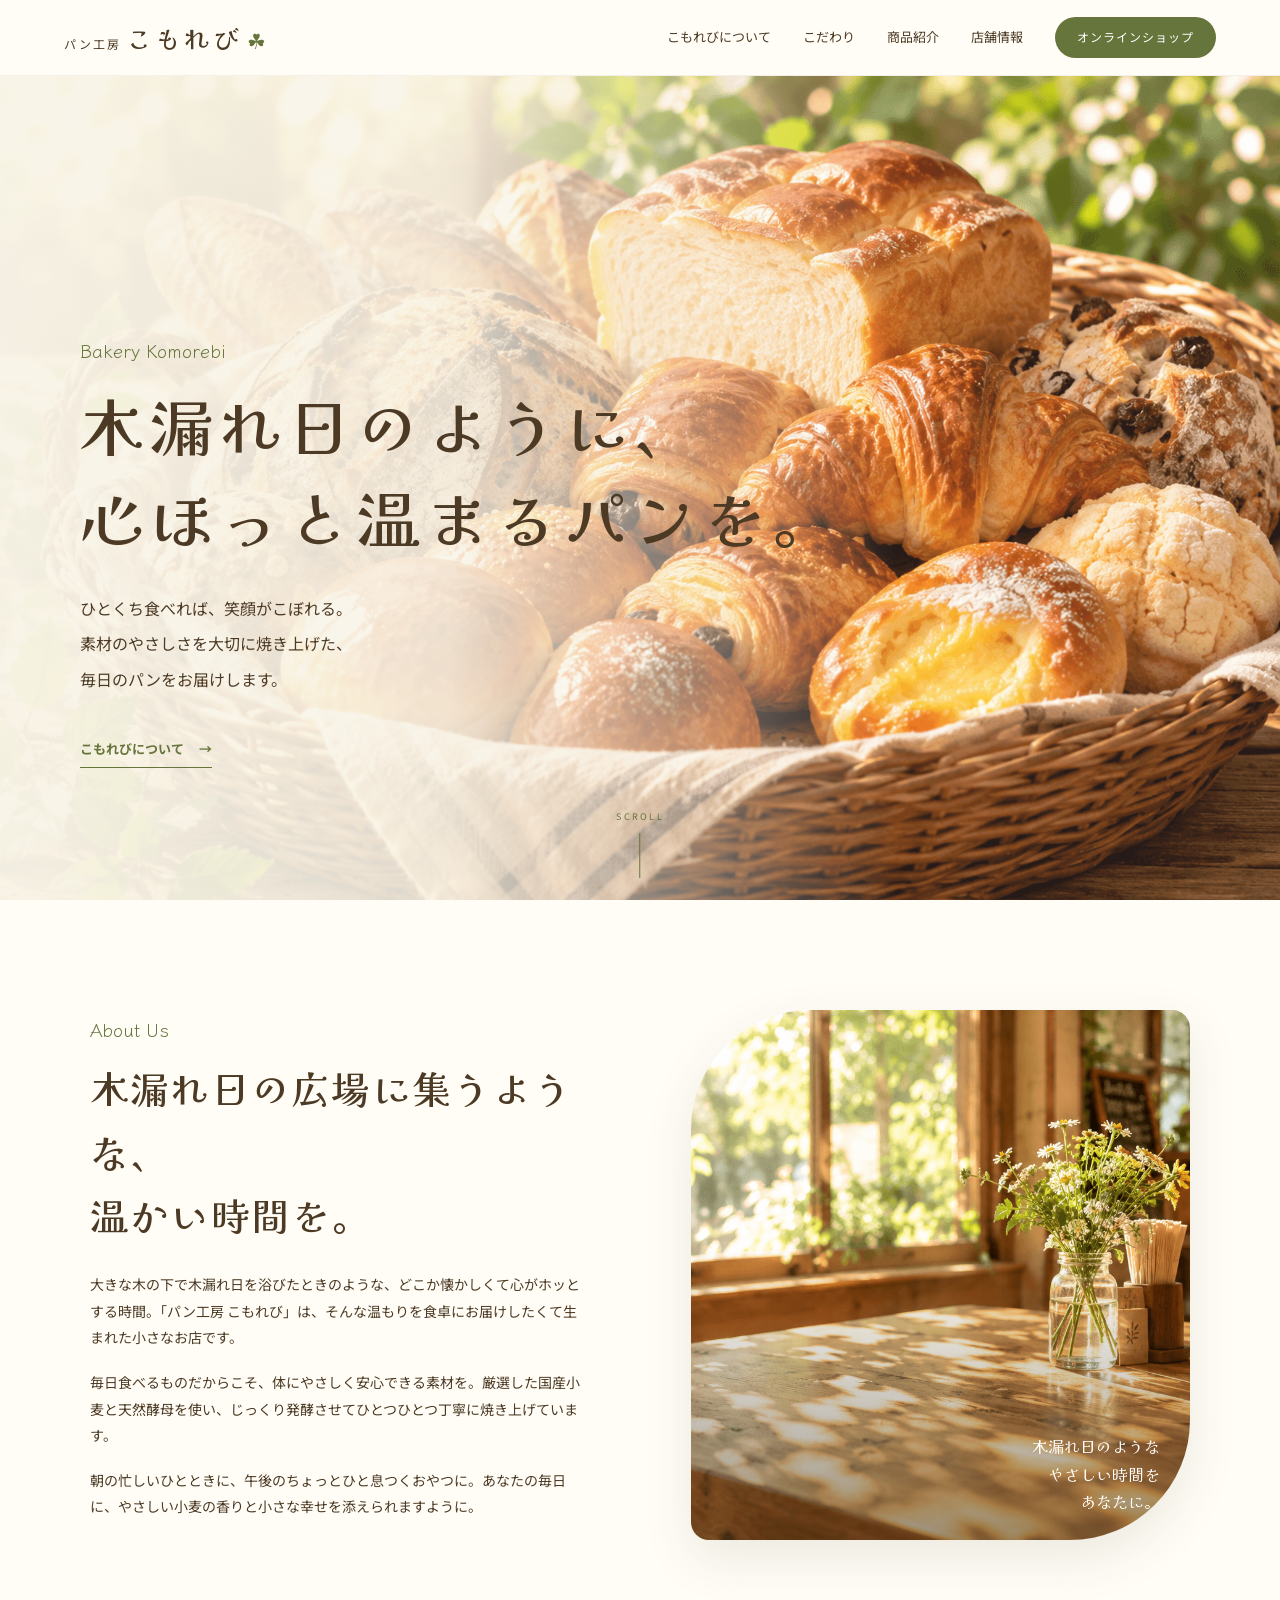
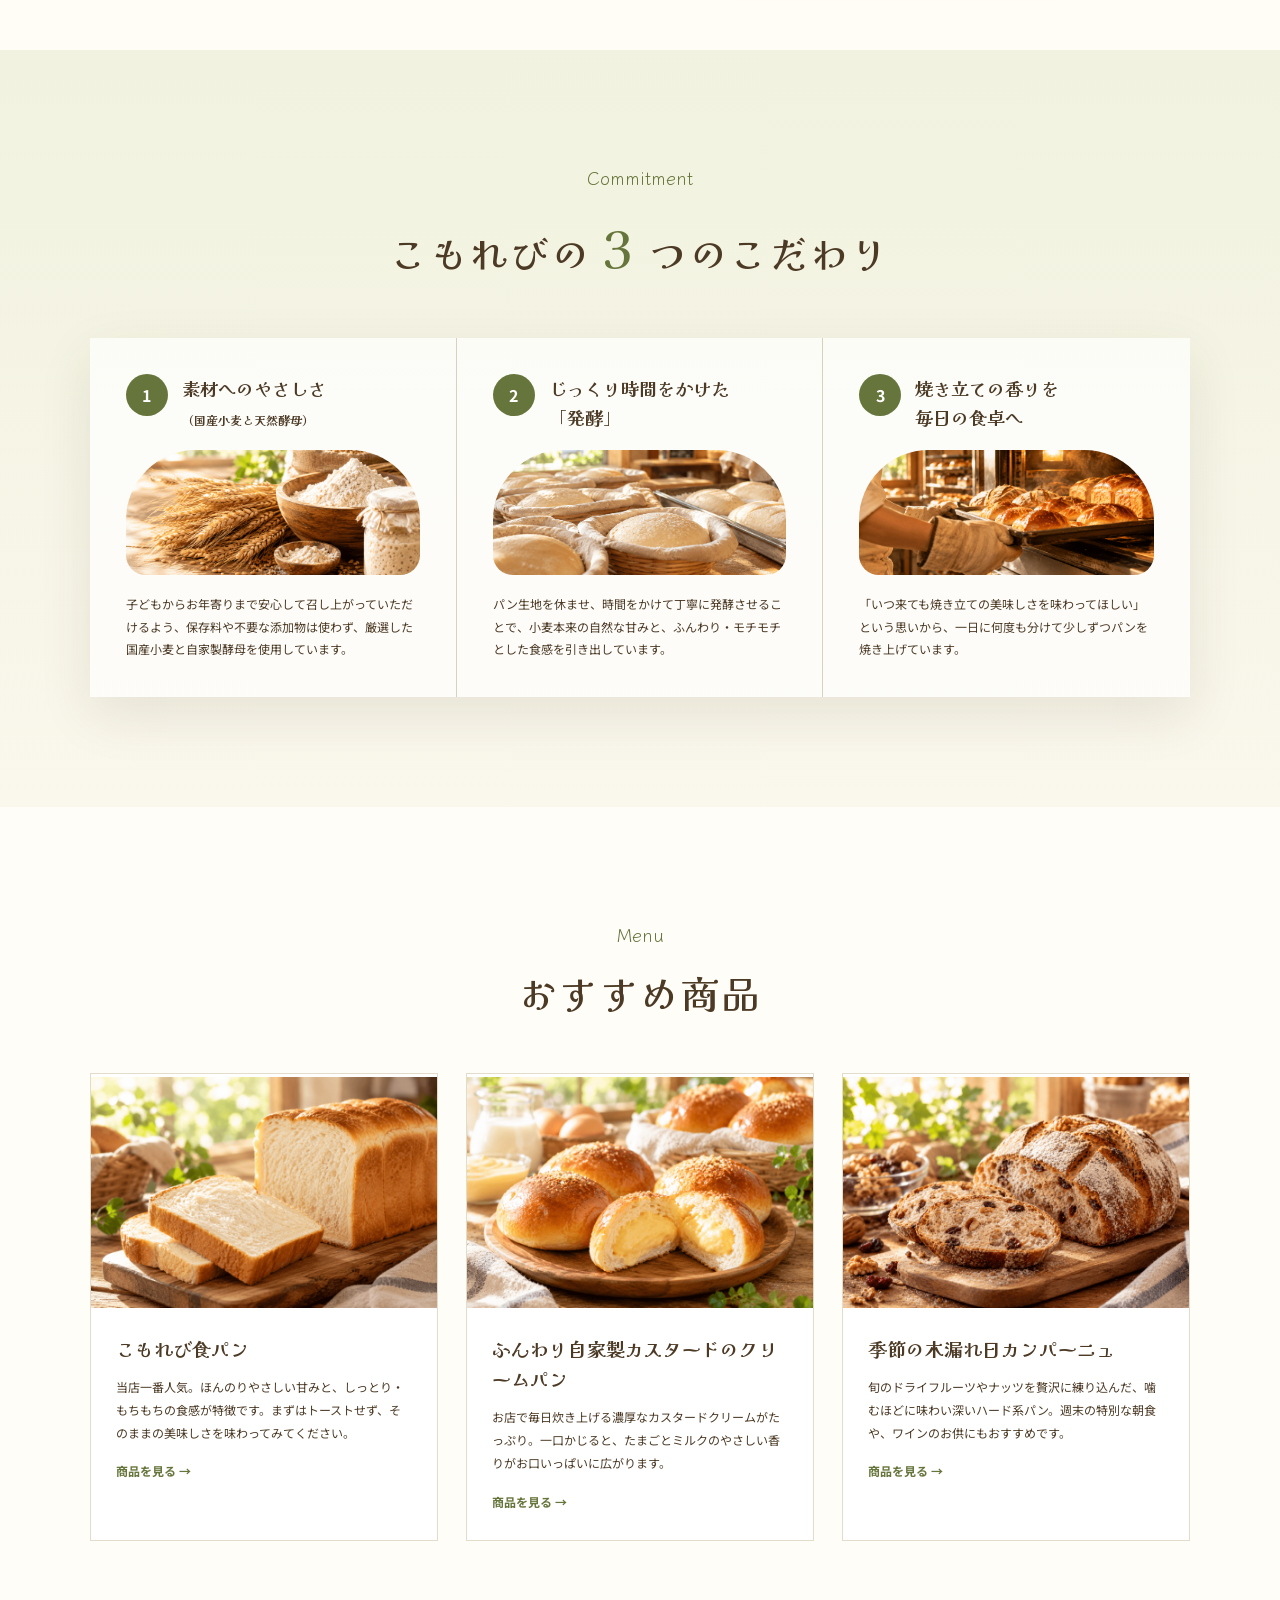
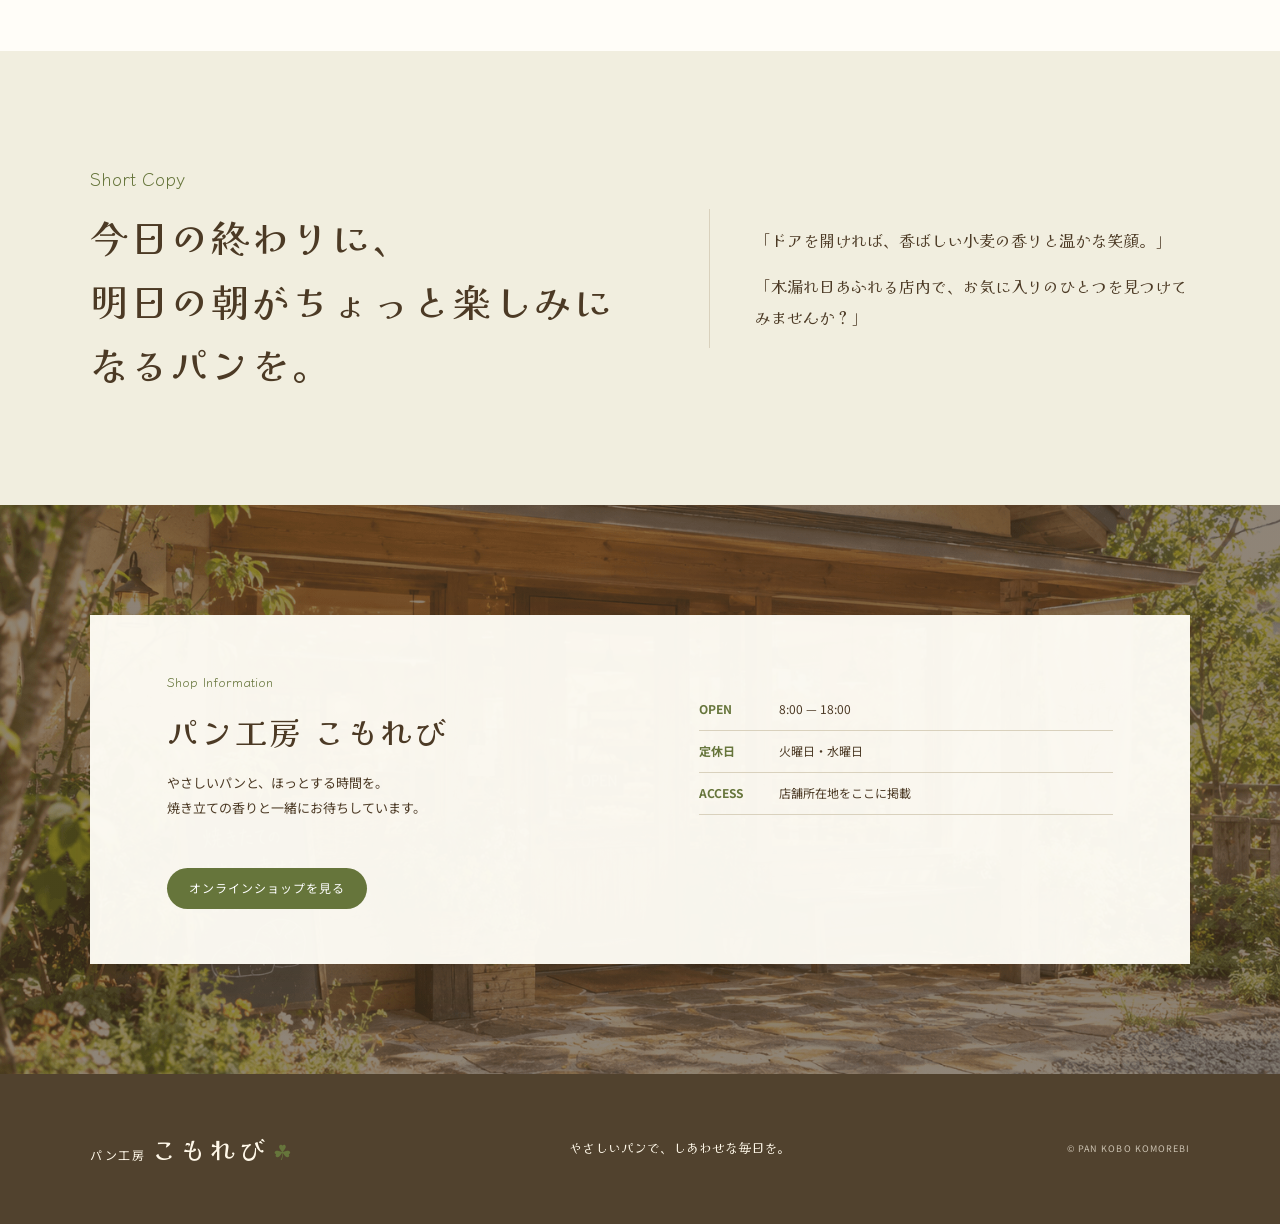
<file: index.html>
<!DOCTYPE html>
<html lang="ja">
<head>
  <meta charset="UTF-8">
  <meta name="viewport" content="width=device-width, initial-scale=1.0">
  <meta name="description" content="パン工房 こもれび。木漏れ日のように、心ほっと温まるパンを。">
  <title>パン工房 こもれび</title>
  <link rel="preconnect" href="https://fonts.googleapis.com">
  <link rel="preconnect" href="https://fonts.gstatic.com" crossorigin>
  <link href="https://fonts.googleapis.com/css2?family=Kaisei+Decol:wght@400;500;700&family=Klee+One:wght@400;600&family=Noto+Sans+JP:wght@400;500;700&display=swap" rel="stylesheet">
  <link rel="stylesheet" href="css/style.css">
</head>
<body>
  <header class="site-header" id="top">
    <a class="logo" href="#top" aria-label="パン工房こもれび ホーム">
      <span>パン工房</span><strong>こもれび</strong><i>☘</i>
    </a>
    <button class="menu-toggle" aria-label="メニューを開く" aria-expanded="false"><span></span><span></span><span></span></button>
    <nav class="global-nav" aria-label="メインナビゲーション">
      <a href="#about">こもれびについて</a>
      <a href="#commitment">こだわり</a>
      <a href="#menu">商品紹介</a>
      <a href="#shop">店舗情報</a>
      <a class="shop-button" href="online-shop.html">オンラインショップ</a>
    </nav>
  </header>

  <main>
    <section class="hero">
      <div class="hero-overlay"></div>
      <div class="hero-content">
        <p class="eyebrow">Bakery Komorebi</p>
        <h1>木漏れ日のように、<br>心ほっと温まるパンを。</h1>
        <p class="lead">ひとくち食べれば、笑顔がこぼれる。<br>素材のやさしさを大切に焼き上げた、<br>毎日のパンをお届けします。</p>
        <a class="text-link" href="#about">こもれびについて <span>→</span></a>
      </div>
      <div class="scroll">SCROLL <span></span></div>
    </section>

    <section class="about section" id="about">
      <div class="about-copy">
        <p class="section-label">About Us</p>
        <h2>木漏れ日の広場に集うような、<br>温かい時間を。</h2>
        <p>大きな木の下で木漏れ日を浴びたときのような、どこか懐かしくて心がホッとする時間。「パン工房 こもれび」は、そんな温もりを食卓にお届けしたくて生まれた小さなお店です。</p>
        <p>毎日食べるものだからこそ、体にやさしく安心できる素材を。厳選した国産小麦と天然酵母を使い、じっくり発酵させてひとつひとつ丁寧に焼き上げています。</p>
        <p>朝の忙しいひとときに、午後のちょっとひと息つくおやつに。あなたの毎日に、やさしい小麦の香りと小さな幸せを添えられますように。</p>
      </div>
      <div class="about-image image-placeholder">
        <div class="image-card-label">木漏れ日のような<br>やさしい時間を<br>あなたに。</div>
      </div>
    </section>

    <section class="commitment section" id="commitment">
      <div class="section-heading">
        <p class="section-label">Commitment</p>
        <h2>こもれびの <em>3</em> つのこだわり</h2>
      </div>
      <div class="commit-grid">
        <article class="commit-card">
          <div class="number">1</div><h3>素材へのやさしさ<br><small>（国産小麦と天然酵母）</small></h3>
          <div class="mini-photo wheat"></div>
          <p>子どもからお年寄りまで安心して召し上がっていただけるよう、保存料や不要な添加物は使わず、厳選した国産小麦と自家製酵母を使用しています。</p>
        </article>
        <article class="commit-card">
          <div class="number">2</div><h3>じっくり時間をかけた<br>「発酵」</h3>
          <div class="mini-photo dough"></div>
          <p>パン生地を休ませ、時間をかけて丁寧に発酵させることで、小麦本来の自然な甘みと、ふんわり・モチモチとした食感を引き出しています。</p>
        </article>
        <article class="commit-card">
          <div class="number">3</div><h3>焼き立ての香りを<br>毎日の食卓へ</h3>
          <div class="mini-photo oven"></div>
          <p>「いつ来ても焼き立ての美味しさを味わってほしい」という思いから、一日に何度も分けて少しずつパンを焼き上げています。</p>
        </article>
      </div>
    </section>

    <section class="menu section" id="menu">
      <div class="section-heading">
        <p class="section-label">Menu</p>
        <h2>おすすめ商品</h2>
      </div>
      <div class="menu-grid">
        <article class="menu-card">
          <div class="bread-photo shokupan"></div>
          <div class="menu-body"><h3>こもれび食パン</h3><p>当店一番人気。ほんのりやさしい甘みと、しっとり・もちもちの食感が特徴です。まずはトーストせず、そのままの美味しさを味わってみてください。</p><a href="product-shokupan.html">商品を見る →</a></div>
        </article>
        <article class="menu-card">
          <div class="bread-photo cream"></div>
          <div class="menu-body"><h3>ふんわり自家製カスタードのクリームパン</h3><p>お店で毎日炊き上げる濃厚なカスタードクリームがたっぷり。一口かじると、たまごとミルクのやさしい香りがお口いっぱいに広がります。</p><a href="product-cream.html">商品を見る →</a></div>
        </article>
        <article class="menu-card">
          <div class="bread-photo campagne"></div>
          <div class="menu-body"><h3>季節の木漏れ日カンパーニュ</h3><p>旬のドライフルーツやナッツを贅沢に練り込んだ、噛むほどに味わい深いハード系パン。週末の特別な朝食や、ワインのお供にもおすすめです。</p><a href="product-campagne.html">商品を見る →</a></div>
        </article>
      </div>
    </section>

    <section class="message section">
      <div><p class="section-label">Short Copy</p><h2>今日の終わりに、<br>明日の朝がちょっと楽しみになるパンを。</h2></div>
      <div class="message-copy"><p>「ドアを開ければ、香ばしい小麦の香りと温かな笑顔。」</p><p>「木漏れ日あふれる店内で、お気に入りのひとつを見つけてみませんか？」</p></div>
    </section>

    <section class="shop section" id="shop">
      <div class="shop-panel">
        <div><p class="section-label">Shop Information</p><h2>パン工房 こもれび</h2><p>やさしいパンと、ほっとする時間を。<br>焼き立ての香りと一緒にお待ちしています。</p></div>
        <dl><div><dt>OPEN</dt><dd>8:00 — 18:00</dd></div><div><dt>定休日</dt><dd>火曜日・水曜日</dd></div><div><dt>ACCESS</dt><dd>店舗所在地をここに掲載</dd></div></dl>
        <a class="shop-button dark" href="online-shop.html">オンラインショップを見る</a>
      </div>
    </section>
  </main>

  <footer class="footer"><div class="logo"><span>パン工房</span><strong>こもれび</strong><i>☘</i></div><p>やさしいパンで、しあわせな毎日を。</p><small>© PAN KOBO KOMOREBI</small></footer>
  <script src="js/main.js"></script>
</body>
</html>
</file>
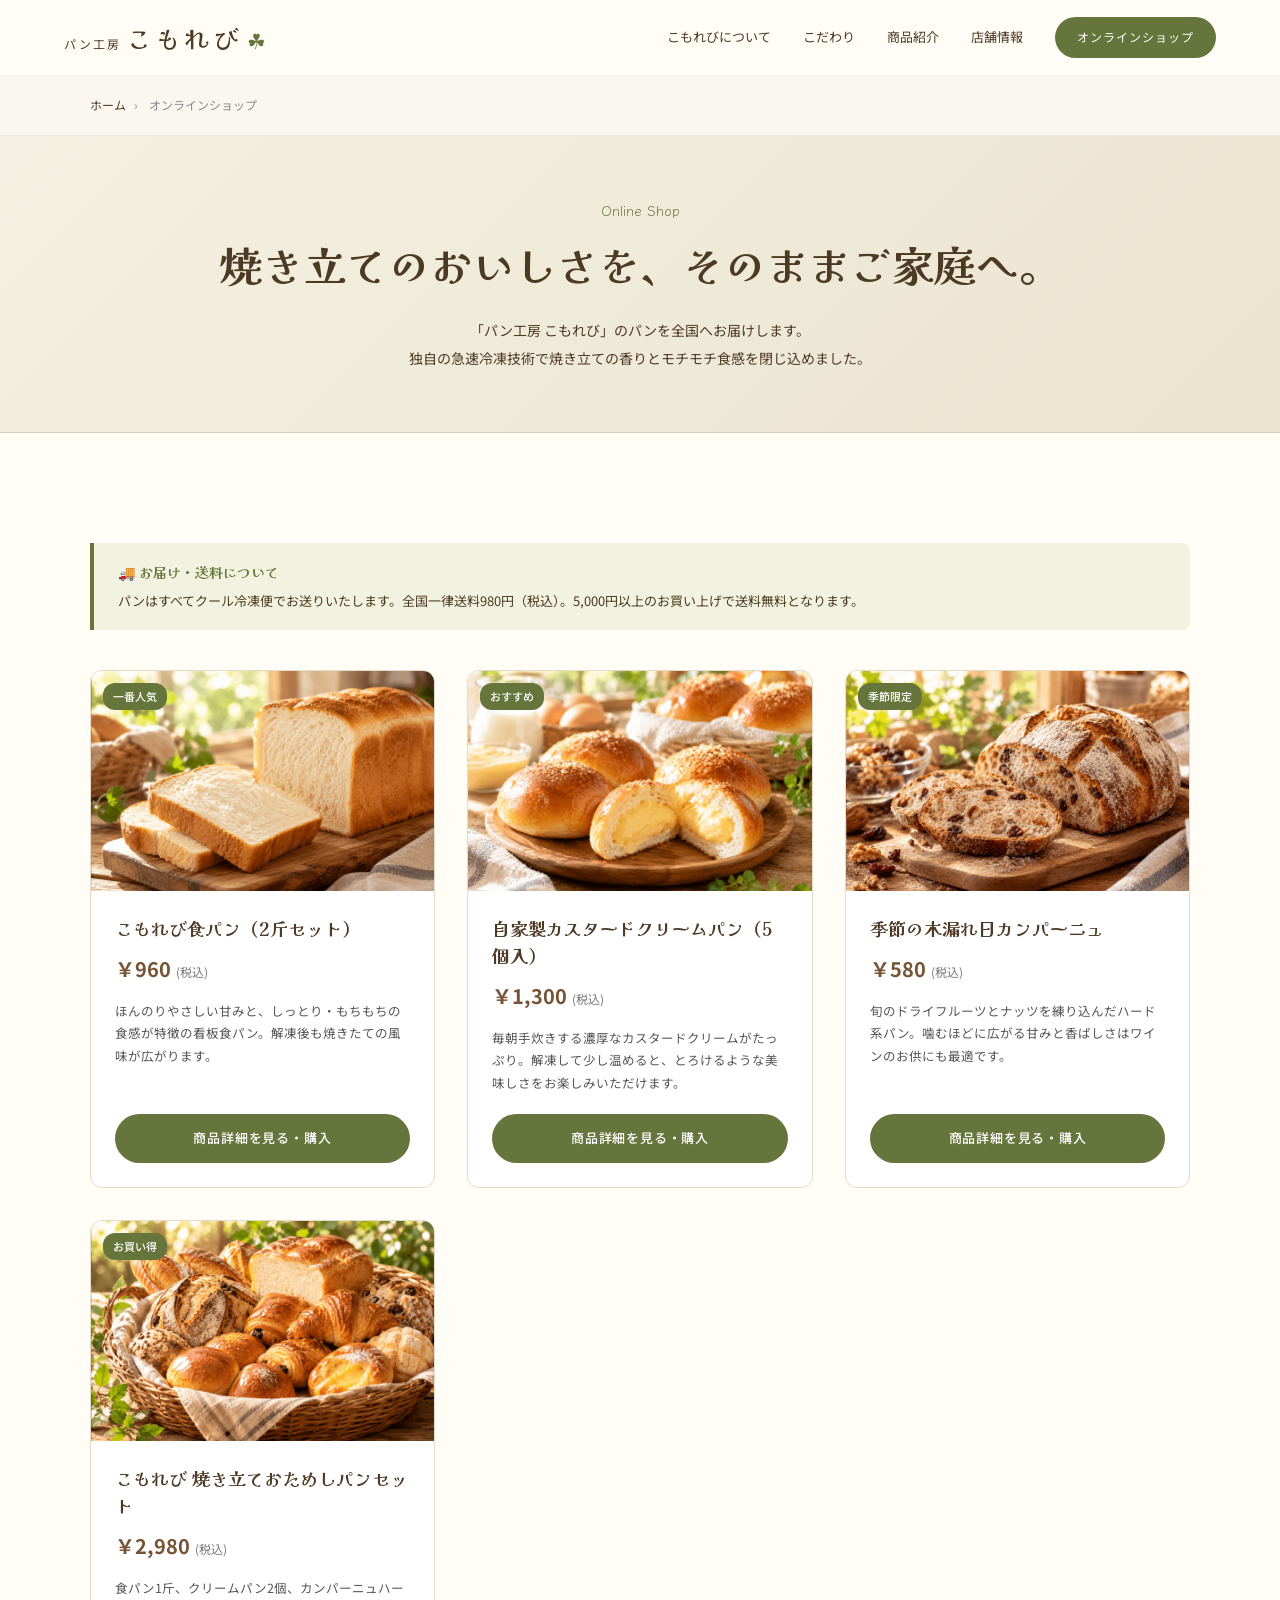
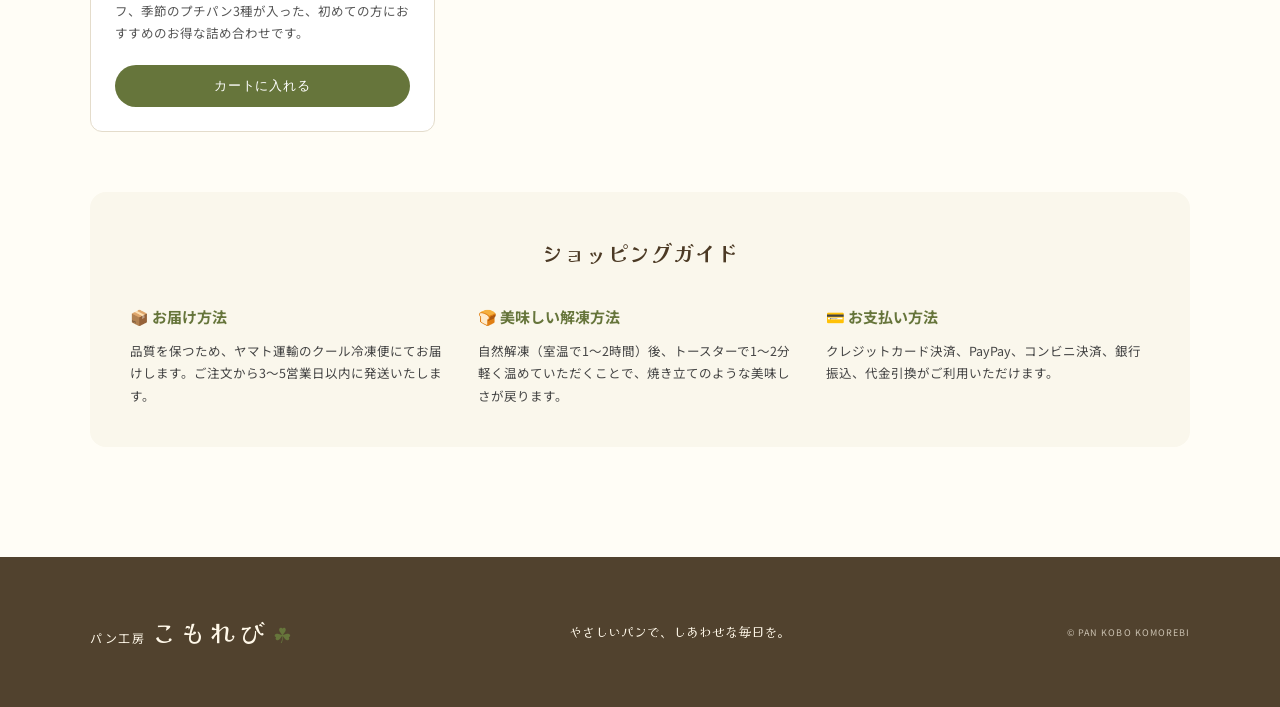
<file: online-shop.html>
<!DOCTYPE html>
<html lang="ja">
<head>
  <meta charset="UTF-8">
  <meta name="viewport" content="width=device-width, initial-scale=1.0">
  <meta name="description" content="パン工房 こもれび 公式オンラインショップ。焼き立ての美味しさを急速冷凍して、全国のご家庭へお届けします。">
  <title>オンラインショップ | パン工房 こもれび</title>
  <link rel="preconnect" href="https://fonts.googleapis.com">
  <link rel="preconnect" href="https://fonts.gstatic.com" crossorigin>
  <link href="https://fonts.googleapis.com/css2?family=Kaisei+Decol:wght@400;500;700&family=Klee+One:wght@400;600&family=Noto+Sans+JP:wght@400;500;700&display=swap" rel="stylesheet">
  <link rel="stylesheet" href="css/style.css">
  <style>
    /* オンラインショップ専用スタイル */
    .breadcrumb {
      padding: 18px 7vw;
      font-size: 12px;
      color: #888;
      background: #faf7f0;
      border-bottom: 1px solid rgba(118, 84, 53, .08);
    }
    .breadcrumb a {
      color: var(--deep);
      transition: color .2s;
    }
    .breadcrumb a:hover {
      color: var(--green);
    }
    .breadcrumb span {
      margin: 0 8px;
    }

    .shop-hero {
      background: linear-gradient(135deg, #f5f0e1 0%, #eae3cf 100%);
      padding: 60px 7vw;
      text-align: center;
      border-bottom: 1px solid var(--line);
    }
    .shop-hero h1 {
      font-family: 'Kaisei Decol', serif;
      font-size: clamp(28px, 4vw, 42px);
      margin: 0 0 12px;
      color: var(--deep);
    }
    .shop-hero p {
      font-size: 14px;
      max-width: 680px;
      margin: 0 auto;
      line-height: 2;
    }

    .shop-notice-banner {
      background: #f1f2df;
      border-left: 4px solid var(--green);
      padding: 16px 24px;
      margin-bottom: 40px;
      border-radius: 0 8px 8px 0;
      font-size: 13px;
    }
    .shop-notice-banner h4 {
      margin: 0 0 4px;
      font-size: 14px;
      color: var(--green);
      font-family: 'Kaisei Decol', serif;
    }

    .ec-grid {
      display: grid;
      grid-template-columns: repeat(3, 1fr);
      gap: 32px;
      max-width: 1200px;
      margin: 0 auto 60px;
    }

    .ec-card {
      border: 1px solid #e4dccb;
      background: #fff;
      border-radius: 12px;
      overflow: hidden;
      display: flex;
      flex-direction: column;
      transition: transform .3s, box-shadow .3s;
    }
    .ec-card:hover {
      transform: translateY(-6px);
      box-shadow: var(--shadow);
    }

    .ec-card-photo {
      height: 220px;
      background-size: cover;
      background-position: center;
      position: relative;
    }
    .ec-card-photo.shokupan { background-image: url('assets/syokupan.png'); }
    .ec-card-photo.cream { background-image: url('assets/kuri-mu.png'); }
    .ec-card-photo.campagne { background-image: url('assets/kanpa-nyu.png'); }
    .ec-card-photo.set { background-image: url('assets/pan.png'); }

    .ec-badge {
      position: absolute;
      top: 12px;
      left: 12px;
      background: var(--green);
      color: white;
      font-size: 11px;
      padding: 3px 10px;
      border-radius: 12px;
      font-weight: 500;
    }

    .ec-card-body {
      padding: 24px;
      display: flex;
      flex-direction: column;
      flex-grow: 1;
    }

    .ec-card-body h3 {
      font-family: 'Kaisei Decol', serif;
      font-size: 18px;
      margin: 0 0 8px;
      line-height: 1.5;
    }

    .ec-card-body .price {
      font-size: 20px;
      font-weight: bold;
      color: var(--brown);
      margin-bottom: 12px;
    }
    .ec-card-body .price span {
      font-size: 12px;
      font-weight: normal;
      color: #777;
    }

    .ec-card-body p {
      font-size: 12.5px;
      color: #555;
      line-height: 1.8;
      margin: 0 0 20px;
      flex-grow: 1;
    }

    .btn-add-cart {
      display: block;
      width: 100%;
      text-align: center;
      background: var(--green);
      color: white;
      padding: 12px 0;
      border-radius: 30px;
      font-size: 13px;
      font-weight: 500;
      letter-spacing: .06em;
      transition: background .3s;
      border: none;
      cursor: pointer;
    }
    .btn-add-cart:hover {
      background: var(--deep);
    }

    .guide-section {
      background: #faf7ec;
      border-radius: 16px;
      padding: 40px;
      max-width: 1200px;
      margin: 0 auto;
    }

    .guide-section h2 {
      font-family: 'Kaisei Decol', serif;
      font-size: 22px;
      text-align: center;
      margin: 0 0 30px;
    }

    .guide-grid {
      display: grid;
      grid-template-columns: repeat(3, 1fr);
      gap: 24px;
    }

    .guide-item h3 {
      font-size: 15px;
      color: var(--green);
      margin: 0 0 8px;
      display: flex;
      align-items: center;
      gap: 8px;
    }

    .guide-item p {
      font-size: 12.5px;
      line-height: 1.8;
      margin: 0;
      color: #444;
    }

    @media (max-width: 900px) {
      .ec-grid, .guide-grid {
        grid-template-columns: 1fr;
      }
      .guide-section {
        padding: 24px;
      }
    }
  </style>
</head>
<body>
  <header class="site-header" id="top">
    <a class="logo" href="index.html" aria-label="パン工房こもれび ホーム">
      <span>パン工房</span><strong>こもれび</strong><i>☘</i>
    </a>
    <button class="menu-toggle" aria-label="メニューを開く" aria-expanded="false"><span></span><span></span><span></span></button>
    <nav class="global-nav" aria-label="メインナビゲーション">
      <a href="index.html#about">こもれびについて</a>
      <a href="index.html#commitment">こだわり</a>
      <a href="index.html#menu">商品紹介</a>
      <a href="index.html#shop">店舗情報</a>
      <a class="shop-button" href="online-shop.html">オンラインショップ</a>
    </nav>
  </header>

  <!-- パンくずリスト -->
  <nav class="breadcrumb" aria-label="パンくずリスト">
    <a href="index.html">ホーム</a><span>›</span>
    オンラインショップ
  </nav>

  <!-- ヒーローエリア -->
  <section class="shop-hero">
    <p class="eyebrow">Online Shop</p>
    <h1>焼き立てのおいしさを、そのままご家庭へ。</h1>
    <p>「パン工房 こもれび」のパンを全国へお届けします。<br>独自の急速冷凍技術で焼き立ての香りとモチモチ食感を閉じ込めました。</p>
  </section>

  <main class="section">
    <!-- お知らせバナー -->
    <div class="shop-notice-banner">
      <h4>🚚 お届け・送料について</h4>
      パンはすべてクール冷凍便でお送りいたします。全国一律送料980円（税込）。5,000円以上のお買い上げで送料無料となります。
    </div>

    <!-- 商品一覧 -->
    <div class="ec-grid">
      <!-- 商品1 -->
      <article class="ec-card">
        <div class="ec-card-photo shokupan">
          <span class="ec-badge">一番人気</span>
        </div>
        <div class="ec-card-body">
          <h3>こもれび食パン（2斤セット）</h3>
          <div class="price">￥960 <span>(税込)</span></div>
          <p>ほんのりやさしい甘みと、しっとり・もちもちの食感が特徴の看板食パン。解凍後も焼きたての風味が広がります。</p>
          <a href="product-shokupan.html" class="btn-add-cart">商品詳細を見る・購入</a>
        </div>
      </article>

      <!-- 商品2 -->
      <article class="ec-card">
        <div class="ec-card-photo cream">
          <span class="ec-badge">おすすめ</span>
        </div>
        <div class="ec-card-body">
          <h3>自家製カスタードクリームパン（5個入）</h3>
          <div class="price">￥1,300 <span>(税込)</span></div>
          <p>毎朝手炊きする濃厚なカスタードクリームがたっぷり。解凍して少し温めると、とろけるような美味しさをお楽しみいただけます。</p>
          <a href="product-cream.html" class="btn-add-cart">商品詳細を見る・購入</a>
        </div>
      </article>

      <!-- 商品3 -->
      <article class="ec-card">
        <div class="ec-card-photo campagne">
          <span class="ec-badge">季節限定</span>
        </div>
        <div class="ec-card-body">
          <h3>季節の木漏れ日カンパーニュ</h3>
          <div class="price">￥580 <span>(税込)</span></div>
          <p>旬のドライフルーツとナッツを練り込んだハード系パン。噛むほどに広がる甘みと香ばしさはワインのお供にも最適です。</p>
          <a href="product-campagne.html" class="btn-add-cart">商品詳細を見る・購入</a>
        </div>
      </article>

      <!-- 商品4（詰め合わせセット） -->
      <article class="ec-card">
        <div class="ec-card-photo set">
          <span class="ec-badge">お買い得</span>
        </div>
        <div class="ec-card-body">
          <h3>こもれび 焼き立ておためしパンセット</h3>
          <div class="price">￥2,980 <span>(税込)</span></div>
          <p>食パン1斤、クリームパン2個、カンパーニュハーフ、季節のプチパン3種が入った、初めての方におすすめのお得な詰め合わせです。</p>
          <button class="btn-add-cart" onclick="alert('カートに追加しました！')">カートに入れる</button>
        </div>
      </article>
    </div>

    <!-- お買い物ガイド -->
    <section class="guide-section">
      <h2>ショッピングガイド</h2>
      <div class="guide-grid">
        <div class="guide-item">
          <h3>📦 お届け方法</h3>
          <p>品質を保つため、ヤマト運輸のクール冷凍便にてお届けします。ご注文から3〜5営業日以内に発送いたします。</p>
        </div>
        <div class="guide-item">
          <h3>🍞 美味しい解凍方法</h3>
          <p>自然解凍（室温で1〜2時間）後、トースターで1〜2分軽く温めていただくことで、焼き立てのような美味しさが戻ります。</p>
        </div>
        <div class="guide-item">
          <h3>💳 お支払い方法</h3>
          <p>クレジットカード決済、PayPay、コンビニ決済、銀行振込、代金引換がご利用いただけます。</p>
        </div>
      </div>
    </section>
  </main>

  <footer class="footer">
    <div class="logo"><span>パン工房</span><strong>こもれび</strong><i>☘</i></div>
    <p>やさしいパンで、しあわせな毎日を。</p>
    <small>© PAN KOBO KOMOREBI</small>
  </footer>

  <script src="js/main.js"></script>
</body>
</html>
</file>
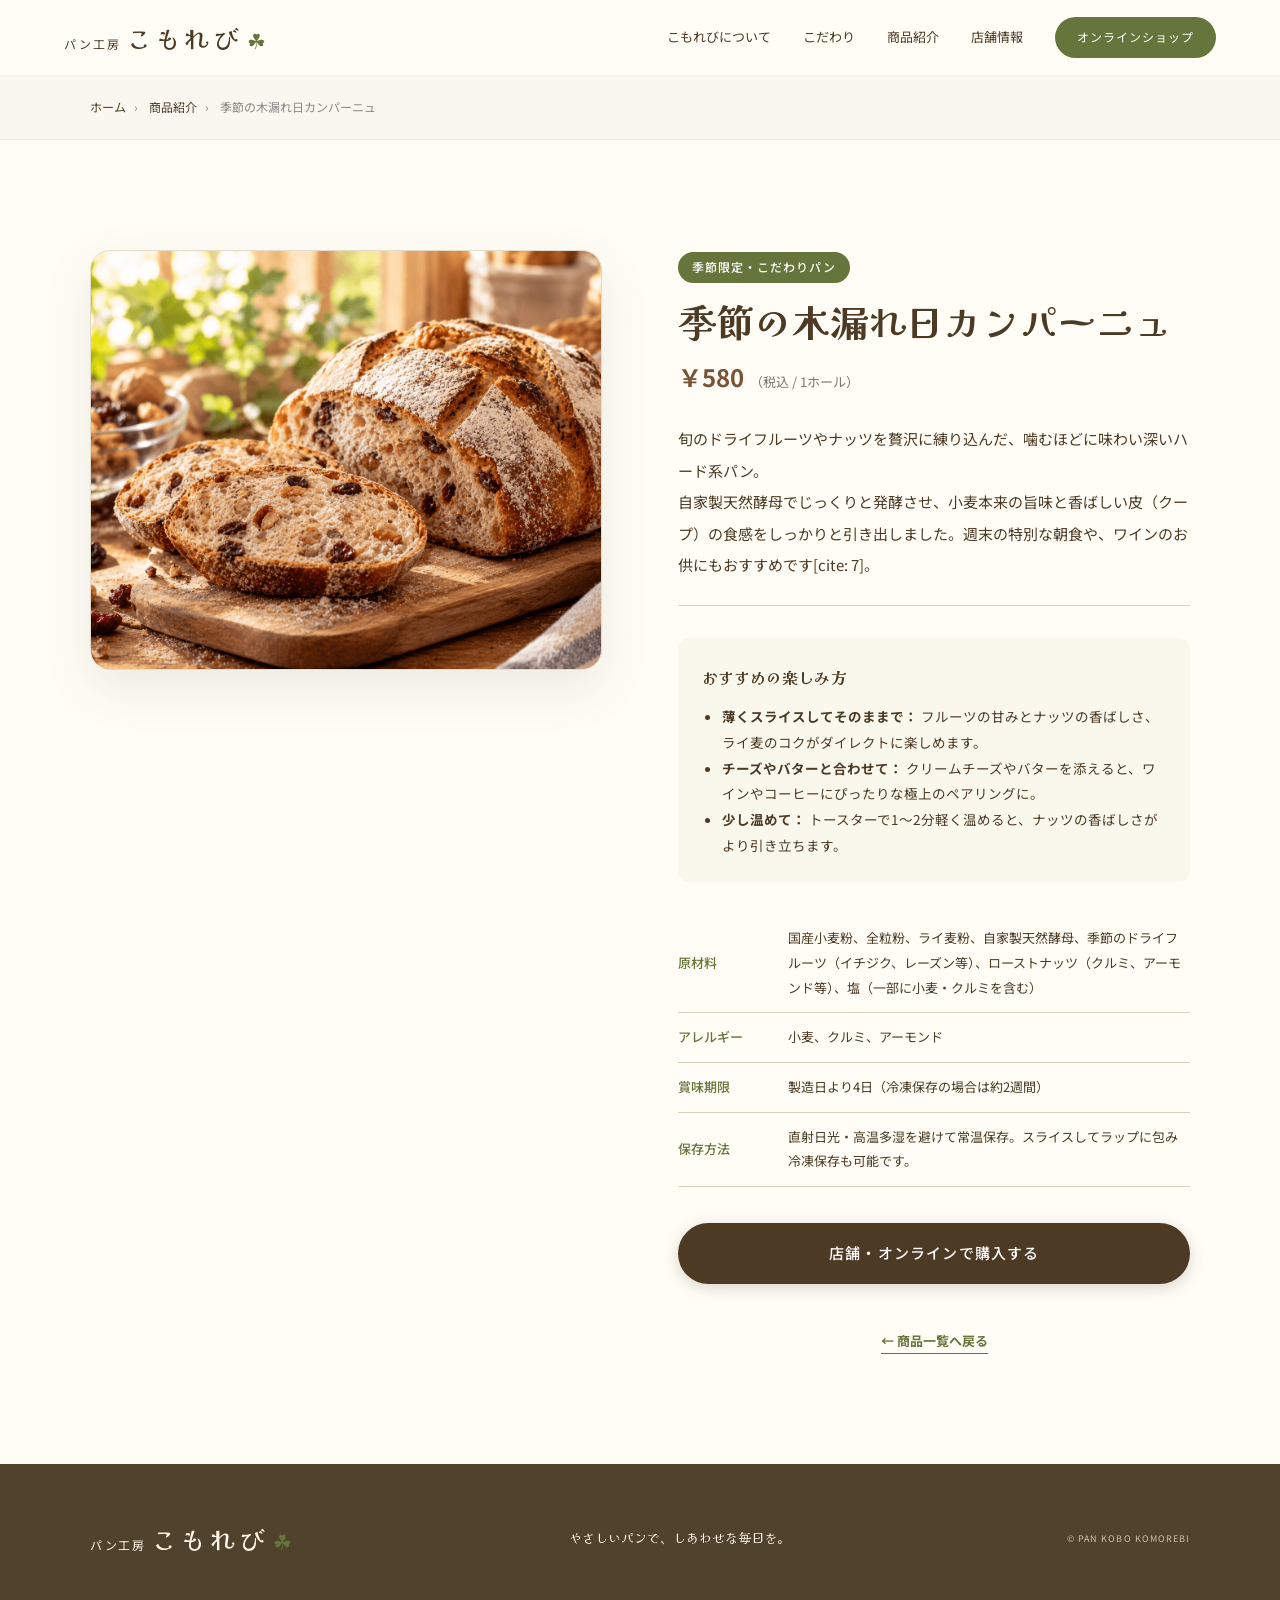
<file: product-campagne.html>
<!DOCTYPE html>
<html lang="ja">
<head>
  <meta charset="UTF-8">
  <meta name="viewport" content="width=device-width, initial-scale=1.0">
  <meta name="description" content="パン工房 こもれびの「季節の木漏れ日カンパーニュ」。旬のドライフルーツやナッツを贅沢に練り込んだ、噛むほどに味わい深いハード系パンです。">
  <title>季節の木漏れ日カンパーニュ | パン工房 こもれび</title>
  <link rel="preconnect" href="https://fonts.googleapis.com">
  <link rel="preconnect" href="https://fonts.gstatic.com" crossorigin>
  <link href="https://fonts.googleapis.com/css2?family=Kaisei+Decol:wght@400;500;700&family=Klee+One:wght@400;600&family=Noto+Sans+JP:wght@400;500;700&display=swap" rel="stylesheet">
  <link rel="stylesheet" href="css/style.css">
  <style>
    /* 商品詳細ページ用の固有スタイル */
    .breadcrumb {
      padding: 20px 7vw;
      font-size: 12px;
      color: #888;
      background: #faf7f0;
      border-bottom: 1px solid rgba(118, 84, 53, .08);
    }
    .breadcrumb a {
      color: var(--deep);
      transition: color .2s;
    }
    .breadcrumb a:hover {
      color: var(--green);
    }
    .breadcrumb span {
      margin: 0 8px;
    }

    .product-detail {
      display: grid;
      grid-template-columns: 1fr 1fr;
      gap: 6vw;
      align-items: start;
      max-width: 1200px;
      margin: 0 auto;
    }

    .product-gallery {
      position: sticky;
      top: 100px;
    }

    .product-main-image {
      width: 100%;
      height: 420px;
      border-radius: 20px;
      background: url('assets/kanpa-nyu.png') center/cover no-repeat;
      box-shadow: var(--shadow);
      border: 1px solid #e4dccb;
    }

    .product-badge {
      display: inline-block;
      background: var(--green);
      color: #fff;
      font-size: 12px;
      font-weight: 500;
      padding: 4px 14px;
      border-radius: 20px;
      margin-bottom: 12px;
      letter-spacing: .08em;
    }

    .product-title-group h1 {
      font-family: 'Kaisei Decol', serif;
      font-size: clamp(26px, 3.2vw, 38px);
      margin: 0 0 8px;
      line-height: 1.35;
    }

    .product-price {
      font-size: 24px;
      font-weight: 700;
      color: var(--brown);
      margin-bottom: 24px;
      display: flex;
      align-items: baseline;
      gap: 6px;
    }
    .product-price span {
      font-size: 13px;
      font-weight: normal;
      color: #777;
    }

    .product-description {
      font-size: 15px;
      line-height: 2.1;
      margin-bottom: 32px;
      padding-bottom: 24px;
      border-bottom: 1px solid var(--line);
    }

    .product-features {
      background: #faf7ec;
      padding: 24px;
      border-radius: 12px;
      margin-bottom: 32px;
    }

    .product-features h3 {
      font-family: 'Kaisei Decol', serif;
      font-size: 16px;
      margin: 0 0 12px;
      color: var(--deep);
    }

    .product-features ul {
      margin: 0;
      padding-left: 20px;
      font-size: 13.5px;
      line-height: 1.9;
    }

    .product-meta {
      width: 100%;
      border-collapse: collapse;
      margin-bottom: 36px;
      font-size: 13px;
    }

    .product-meta th, .product-meta td {
      padding: 12px 0;
      border-bottom: 1px solid var(--line);
      text-align: left;
    }

    .product-meta th {
      width: 110px;
      color: var(--green);
      font-weight: 500;
    }

    .action-group {
      display: flex;
      flex-direction: column;
      gap: 12px;
    }

    .btn-cart {
      display: block;
      text-align: center;
      background: var(--deep);
      color: #fff;
      padding: 16px 24px;
      border-radius: 40px;
      font-size: 15px;
      font-weight: 500;
      letter-spacing: .08em;
      transition: all .3s;
      box-shadow: 0 4px 15px rgba(76, 58, 37, .2);
    }

    .btn-cart:hover {
      background: var(--brown);
      transform: translateY(-2px);
    }

    .back-link {
      text-align: center;
      margin-top: 40px;
    }

    .back-link a {
      color: var(--green);
      font-size: 13px;
      font-weight: bold;
      border-bottom: 1px solid var(--green);
      padding-bottom: 3px;
    }

    @media (max-width: 900px) {
      .product-detail {
        grid-template-columns: 1fr;
      }
      .product-gallery {
        position: static;
      }
      .product-main-image {
        height: 300px;
      }
    }
  </style>
</head>
<body>
  <header class="site-header" id="top">
    <a class="logo" href="index.html" aria-label="パン工房こもれび ホーム">
      <span>パン工房</span><strong>こもれび</strong><i>☘</i>
    </a>
    <button class="menu-toggle" aria-label="メニューを開く" aria-expanded="false"><span></span><span></span><span></span></button>
    <nav class="global-nav" aria-label="メインナビゲーション">
      <a href="index.html#about">こもれびについて</a>
      <a href="index.html#commitment">こだわり</a>
      <a href="index.html#menu">商品紹介</a>
      <a href="index.html#shop">店舗情報</a>
      <a class="shop-button" href="index.html#shop">オンラインショップ</a>
    </nav>
  </header>

  <!-- パンくずリスト -->
  <nav class="breadcrumb" aria-label="パンくずリスト">
    <a href="index.html">ホーム</a><span>›</span>
    <a href="index.html#menu">商品紹介</a><span>›</span>
    季節の木漏れ日カンパーニュ
  </nav>

  <main>
    <section class="section">
      <div class="product-detail">
        <!-- 左側：画像エリア -->
        <div class="product-gallery">
          <div class="product-main-image"></div>
        </div>

        <!-- 右側：詳細情報エリア -->
        <div class="product-info">
          <span class="product-badge">季節限定・こだわりパン</span>
          <div class="product-title-group">
            <h1>季節の木漏れ日カンパーニュ</h1>
            <div class="product-price">
              ￥580 <span>（税込 / 1ホール）</span>
            </div>
          </div>

          <p class="product-description">
            旬のドライフルーツやナッツを贅沢に練り込んだ、噛むほどに味わい深いハード系パン。<br>
            自家製天然酵母でじっくりと発酵させ、小麦本来の旨味と香ばしい皮（クープ）の食感をしっかりと引き出しました。週末の特別な朝食や、ワインのお供にもおすすめです[cite: 7]。
          </p>

          <div class="product-features">
            <h3>おすすめの楽しみ方</h3>
            <ul>
              <li><strong>薄くスライスしてそのままで：</strong> フルーツの甘みとナッツの香ばしさ、ライ麦のコクがダイレクトに楽しめます。</li>
              <li><strong>チーズやバターと合わせて：</strong> クリームチーズやバターを添えると、ワインやコーヒーにぴったりな極上のペアリングに。</li>
              <li><strong>少し温めて：</strong> トースターで1〜2分軽く温めると、ナッツの香ばしさがより引き立ちます。</li>
            </ul>
          </div>

          <table class="product-meta">
            <tr>
              <th>原材料</th>
              <td>国産小麦粉、全粒粉、ライ麦粉、自家製天然酵母、季節のドライフルーツ（イチジク、レーズン等）、ローストナッツ（クルミ、アーモンド等）、塩（一部に小麦・クルミを含む）</td>
            </tr>
            <tr>
              <th>アレルギー</th>
              <td>小麦、クルミ、アーモンド</td>
            </tr>
            <tr>
              <th>賞味期限</th>
              <td>製造日より4日（冷凍保存の場合は約2週間）</td>
            </tr>
            <tr>
              <th>保存方法</th>
              <td>直射日光・高温多湿を避けて常温保存。スライスしてラップに包み冷凍保存も可能です。</td>
            </tr>
          </table>

          <div class="action-group">
            <a href="index.html#shop" class="btn-cart">店舗・オンラインで購入する</a>
          </div>

          <div class="back-link">
            <a href="index.html#menu">← 商品一覧へ戻る</a>
          </div>
        </div>
      </div>
    </section>
  </main>

  <footer class="footer">
    <div class="logo"><span>パン工房</span><strong>こもれび</strong><i>☘</i></div>
    <p>やさしいパンで、しあわせな毎日を。</p>
    <small>© PAN KOBO KOMOREBI</small>
  </footer>

  <script src="js/main.js"></script>
</body>
</html>
</file>
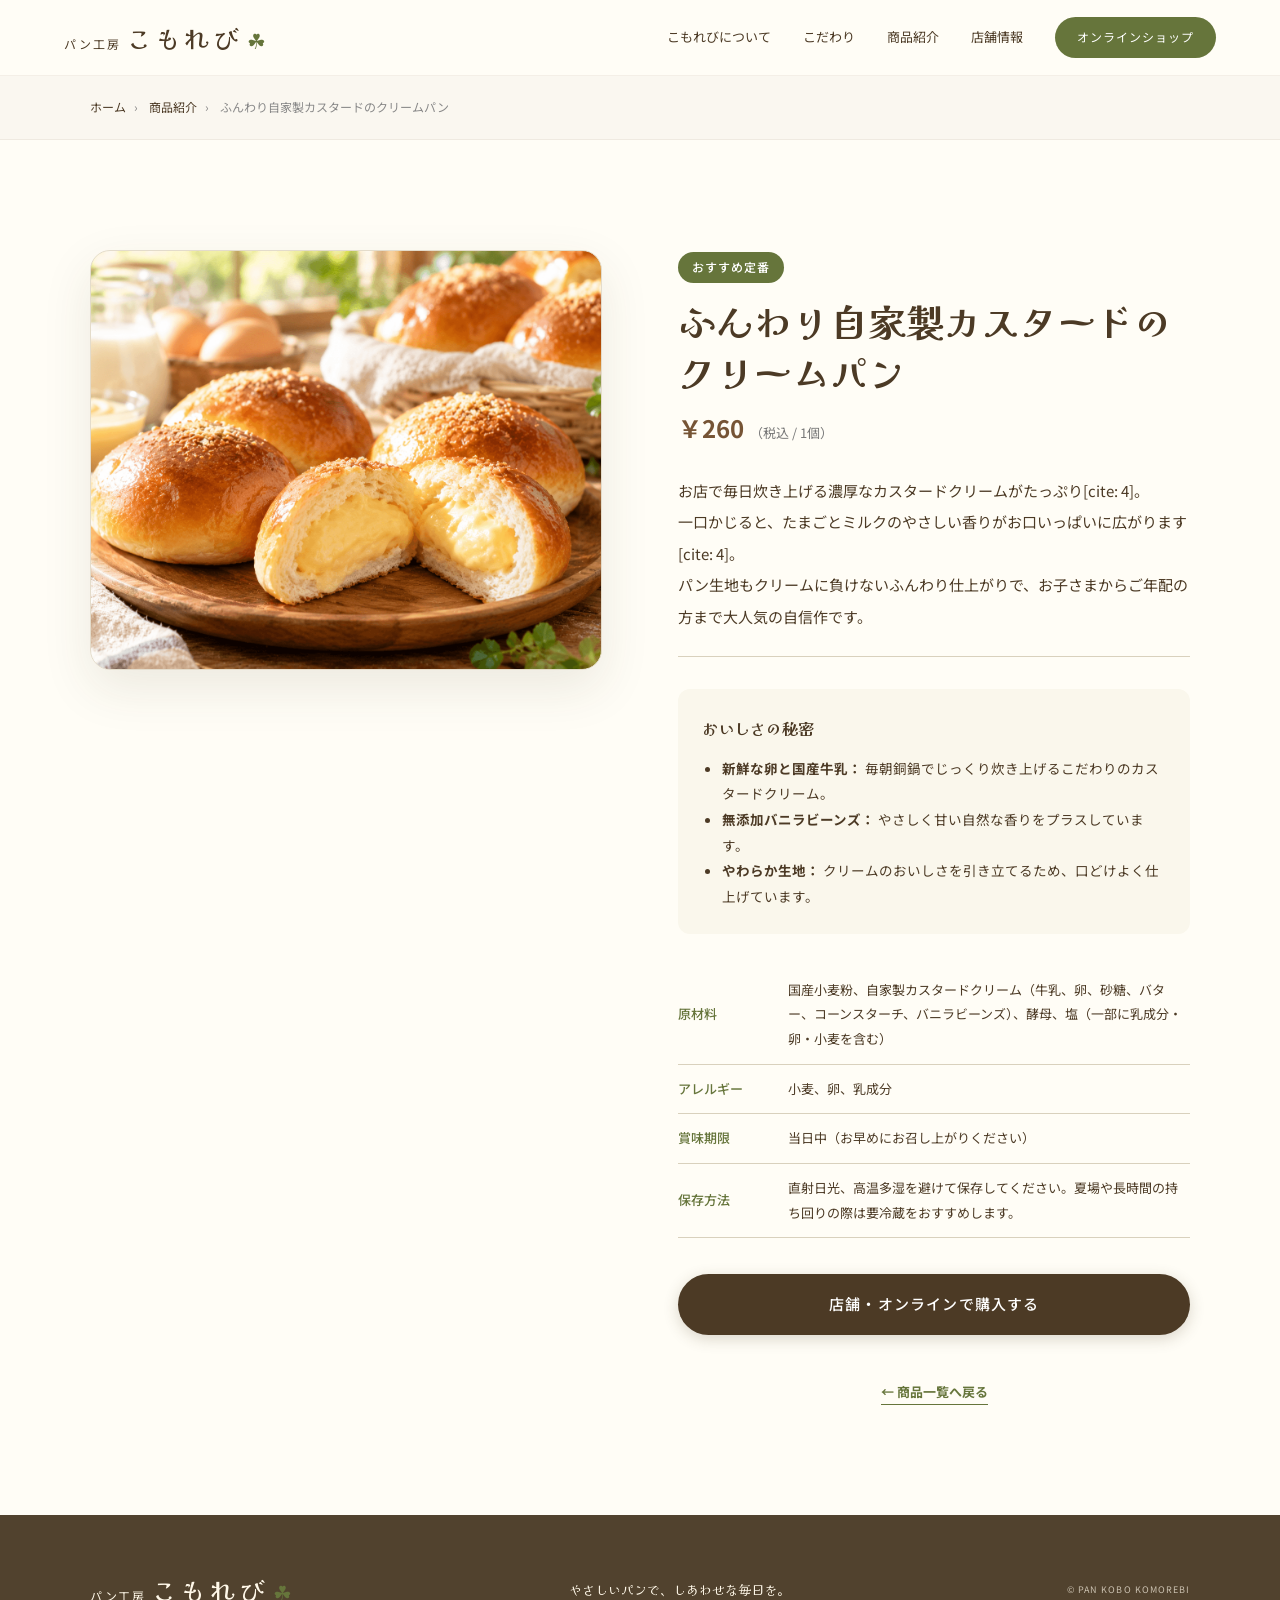
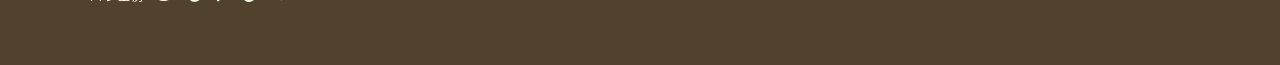
<file: product-cream.html>
<!DOCTYPE html>
<html lang="ja">
<head>
  <meta charset="UTF-8">
  <meta name="viewport" content="width=device-width, initial-scale=1.0">
  <meta name="description" content="パン工房 こもれびの人気商品「ふんわり自家製カスタードのクリームパン」。毎日お店で炊き上げる濃厚カスタードクリームがたっぷり詰まっています。">
  <title>ふんわり自家製カスタードのクリームパン | パン工房 こもれび</title>
  <link rel="preconnect" href="https://fonts.googleapis.com">
  <link rel="preconnect" href="https://fonts.gstatic.com" crossorigin>
  <link href="https://fonts.googleapis.com/css2?family=Kaisei+Decol:wght@400;500;700&family=Klee+One:wght@400;600&family=Noto+Sans+JP:wght@400;500;700&display=swap" rel="stylesheet">
  <link rel="stylesheet" href="css/style.css">
  <style>
    /* 商品詳細ページ用の固有スタイル */
    .breadcrumb {
      padding: 20px 7vw;
      font-size: 12px;
      color: #888;
      background: #faf7f0;
      border-bottom: 1px solid rgba(118, 84, 53, .08);
    }
    .breadcrumb a {
      color: var(--deep);
      transition: color .2s;
    }
    .breadcrumb a:hover {
      color: var(--green);
    }
    .breadcrumb span {
      margin: 0 8px;
    }

    .product-detail {
      display: grid;
      grid-template-columns: 1fr 1fr;
      gap: 6vw;
      align-items: start;
      max-width: 1200px;
      margin: 0 auto;
    }

    .product-gallery {
      position: sticky;
      top: 100px;
    }

    .product-main-image {
      width: 100%;
      height: 420px;
      border-radius: 20px;
      background: url('assets/kuri-mu.png') center/cover no-repeat;
      box-shadow: var(--shadow);
      border: 1px solid #e4dccb;
    }

    .product-badge {
      display: inline-block;
      background: var(--green);
      color: #fff;
      font-size: 12px;
      font-weight: 500;
      padding: 4px 14px;
      border-radius: 20px;
      margin-bottom: 12px;
      letter-spacing: .08em;
    }

    .product-title-group h1 {
      font-family: 'Kaisei Decol', serif;
      font-size: clamp(26px, 3.2vw, 38px);
      margin: 0 0 8px;
      line-height: 1.35;
    }

    .product-price {
      font-size: 24px;
      font-weight: 700;
      color: var(--brown);
      margin-bottom: 24px;
      display: flex;
      align-items: baseline;
      gap: 6px;
    }
    .product-price span {
      font-size: 13px;
      font-weight: normal;
      color: #777;
    }

    .product-description {
      font-size: 15px;
      line-height: 2.1;
      margin-bottom: 32px;
      padding-bottom: 24px;
      border-bottom: 1px solid var(--line);
    }

    .product-features {
      background: #faf7ec;
      padding: 24px;
      border-radius: 12px;
      margin-bottom: 32px;
    }

    .product-features h3 {
      font-family: 'Kaisei Decol', serif;
      font-size: 16px;
      margin: 0 0 12px;
      color: var(--deep);
    }

    .product-features ul {
      margin: 0;
      padding-left: 20px;
      font-size: 13.5px;
      line-height: 1.9;
    }

    .product-meta {
      width: 100%;
      border-collapse: collapse;
      margin-bottom: 36px;
      font-size: 13px;
    }

    .product-meta th, .product-meta td {
      padding: 12px 0;
      border-bottom: 1px solid var(--line);
      text-align: left;
    }

    .product-meta th {
      width: 110px;
      color: var(--green);
      font-weight: 500;
    }

    .action-group {
      display: flex;
      flex-direction: column;
      gap: 12px;
    }

    .btn-cart {
      display: block;
      text-align: center;
      background: var(--deep);
      color: #fff;
      padding: 16px 24px;
      border-radius: 40px;
      font-size: 15px;
      font-weight: 500;
      letter-spacing: .08em;
      transition: all .3s;
      box-shadow: 0 4px 15px rgba(76, 58, 37, .2);
    }

    .btn-cart:hover {
      background: var(--brown);
      transform: translateY(-2px);
    }

    .back-link {
      text-align: center;
      margin-top: 40px;
    }

    .back-link a {
      color: var(--green);
      font-size: 13px;
      font-weight: bold;
      border-bottom: 1px solid var(--green);
      padding-bottom: 3px;
    }

    @media (max-width: 900px) {
      .product-detail {
        grid-template-columns: 1fr;
      }
      .product-gallery {
        position: static;
      }
      .product-main-image {
        height: 300px;
      }
    }
  </style>
</head>
<body>
  <header class="site-header" id="top">
    <a class="logo" href="index.html" aria-label="パン工房こもれび ホーム">
      <span>パン工房</span><strong>こもれび</strong><i>☘</i>
    </a>
    <button class="menu-toggle" aria-label="メニューを開く" aria-expanded="false"><span></span><span></span><span></span></button>
    <nav class="global-nav" aria-label="メインナビゲーション">
      <a href="index.html#about">こもれびについて</a>
      <a href="index.html#commitment">こだわり</a>
      <a href="index.html#menu">商品紹介</a>
      <a href="index.html#shop">店舗情報</a>
      <a class="shop-button" href="index.html#shop">オンラインショップ</a>
    </nav>
  </header>

  <!-- パンくずリスト -->
  <nav class="breadcrumb" aria-label="パンくずリスト">
    <a href="index.html">ホーム</a><span>›</span>
    <a href="index.html#menu">商品紹介</a><span>›</span>
    ふんわり自家製カスタードのクリームパン
  </nav>

  <main>
    <section class="section">
      <div class="product-detail">
        <!-- 左側：画像エリア -->
        <div class="product-gallery">
          <div class="product-main-image"></div>
        </div>

        <!-- 右側：詳細情報エリア -->
        <div class="product-info">
          <span class="product-badge">おすすめ定番</span>
          <div class="product-title-group">
            <h1>ふんわり自家製カスタードの<br>クリームパン</h1>
            <div class="product-price">
              ￥260 <span>（税込 / 1個）</span>
            </div>
          </div>

          <p class="product-description">
            お店で毎日炊き上げる濃厚なカスタードクリームがたっぷり[cite: 4]。<br>
            一口かじると、たまごとミルクのやさしい香りがお口いっぱいに広がります[cite: 4]。<br>
            パン生地もクリームに負けないふんわり仕上がりで、お子さまからご年配の方まで大人気の自信作です。
          </p>

          <div class="product-features">
            <h3>おいしさの秘密</h3>
            <ul>
              <li><strong>新鮮な卵と国産牛乳：</strong> 毎朝銅鍋でじっくり炊き上げるこだわりのカスタードクリーム。</li>
              <li><strong>無添加バニラビーンズ：</strong> やさしく甘い自然な香りをプラスしています。</li>
              <li><strong>やわらか生地：</strong> クリームのおいしさを引き立てるため、口どけよく仕上げています。</li>
            </ul>
          </div>

          <table class="product-meta">
            <tr>
              <th>原材料</th>
              <td>国産小麦粉、自家製カスタードクリーム（牛乳、卵、砂糖、バター、コーンスターチ、バニラビーンズ）、酵母、塩（一部に乳成分・卵・小麦を含む）</td>
            </tr>
            <tr>
              <th>アレルギー</th>
              <td>小麦、卵、乳成分</td>
            </tr>
            <tr>
              <th>賞味期限</th>
              <td>当日中（お早めにお召し上がりください）</td>
            </tr>
            <tr>
              <th>保存方法</th>
              <td>直射日光、高温多湿を避けて保存してください。夏場や長時間の持ち回りの際は要冷蔵をおすすめします。</td>
            </tr>
          </table>

          <div class="action-group">
            <a href="index.html#shop" class="btn-cart">店舗・オンラインで購入する</a>
          </div>

          <div class="back-link">
            <a href="index.html#menu">← 商品一覧へ戻る</a>
          </div>
        </div>
      </div>
    </section>
  </main>

  <footer class="footer">
    <div class="logo"><span>パン工房</span><strong>こもれび</strong><i>☘</i></div>
    <p>やさしいパンで、しあわせな毎日を。</p>
    <small>© PAN KOBO KOMOREBI</small>
  </footer>

  <script src="js/main.js"></script>
</body>
</html>
</file>
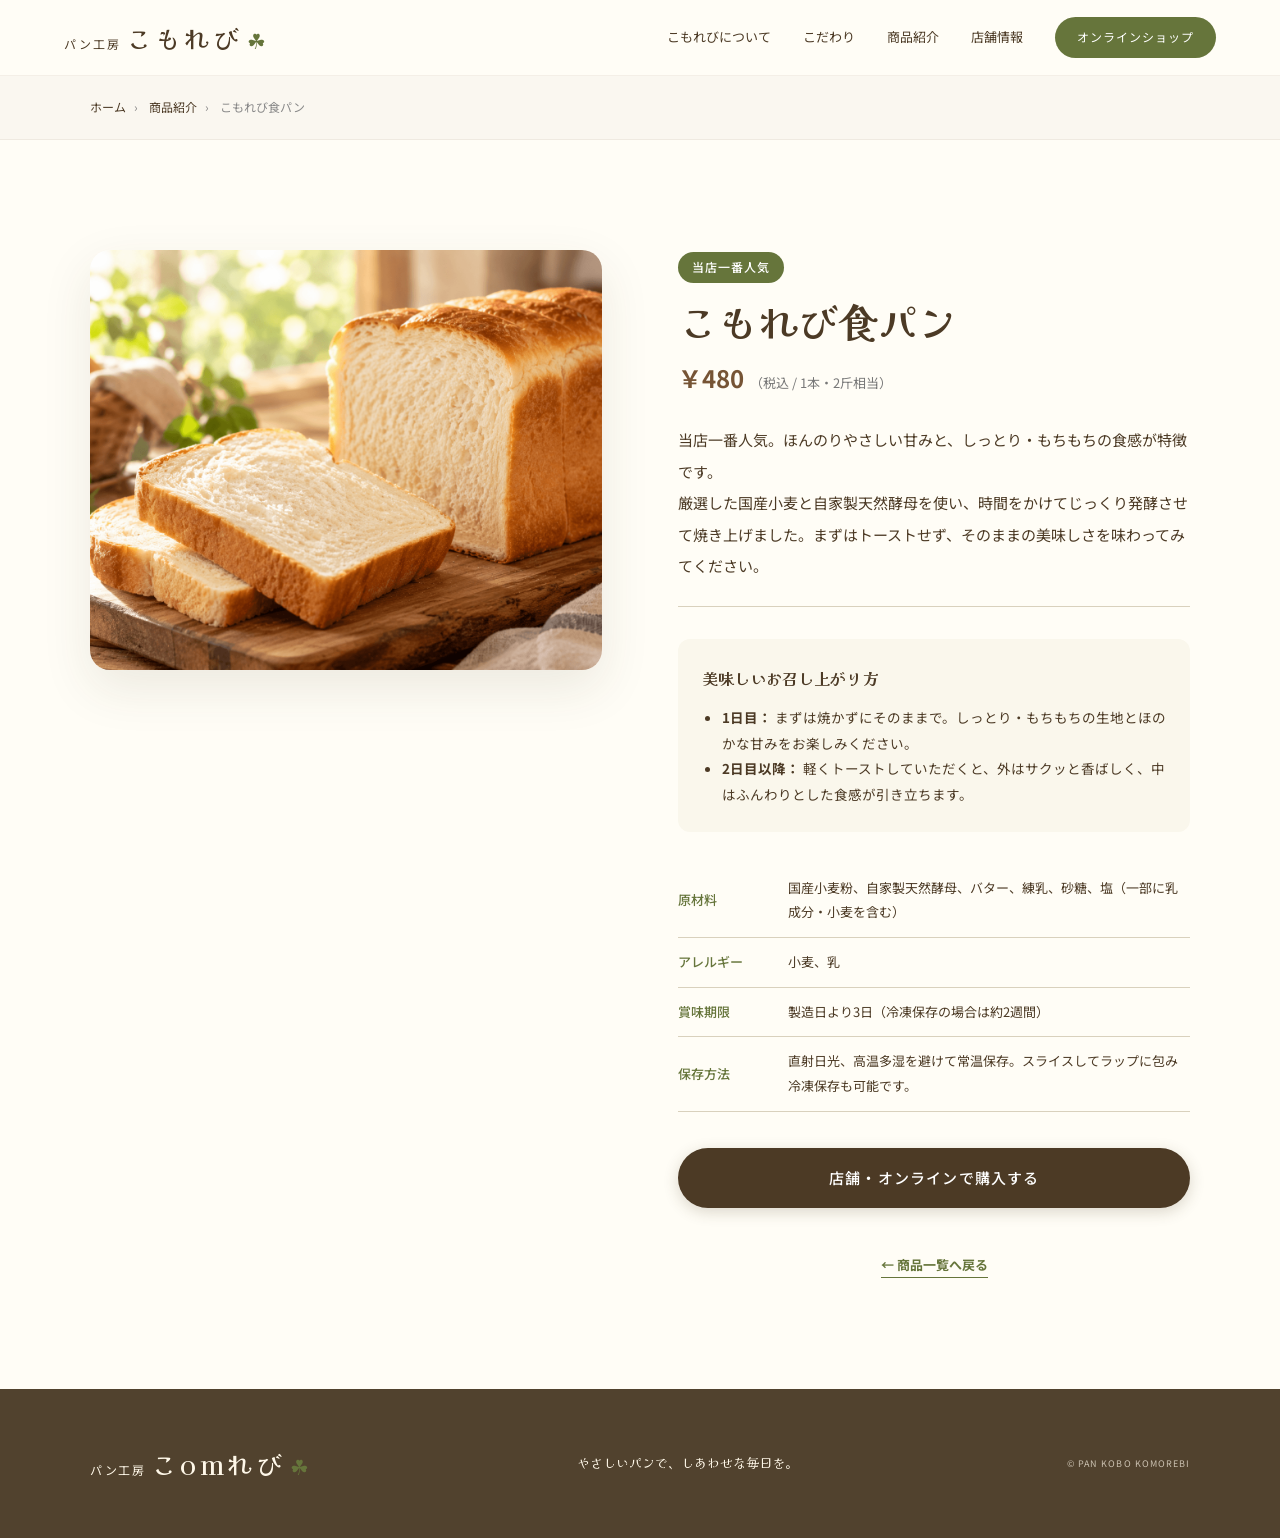
<file: product-shokupan.html>
<!DOCTYPE html>
<html lang="ja">
<head>
  <meta charset="UTF-8">
  <meta name="viewport" content="width=device-width, initial-scale=1.0">
  <meta name="description" content="パン工房 こomれびの看板商品「こもれび食パン」。ほんのりやさしい甘みと、しっとり・もちもちの食感が特徴です。">
  <title>こもれび食パン | パン工房 こもれび</title>
  <link rel="preconnect" href="https://fonts.googleapis.com">
  <link rel="preconnect" href="https://fonts.gstatic.com" crossorigin>
  <link href="https://fonts.googleapis.com/css2?family=Kaisei+Decol:wght@400;500;700&family=Klee+One:wght@400;600&family=Noto+Sans+JP:wght@400;500;700&display=swap" rel="stylesheet">
  <link rel="stylesheet" href="css/style.css">
  <style>
    /* 商品詳細ページ用の固有スタイル */
    .breadcrumb {
      padding: 20px 7vw;
      font-size: 12px;
      color: #888;
      background: #faf7f0;
      border-bottom: 1px solid rgba(118, 84, 53, .08);
    }
    .breadcrumb a {
      color: var(--deep);
      transition: color .2s;
    }
    .breadcrumb a:hover {
      color: var(--green);
    }
    .breadcrumb span {
      margin: 0 8px;
    }

    .product-detail {
      display: grid;
      grid-template-columns: 1fr 1fr;
      gap: 6vw;
      align-items: start;
      max-width: 1200px;
      margin: 0 auto;
    }

    .product-gallery {
      position: sticky;
      top: 100px;
    }

    .product-main-image {
      width: 100%;
      height: 420px;
      border-radius: 20px;
      background: url('assets/syokupan.png') center/cover no-repeat;
      box-shadow: var(--shadow);
      border: 1fr solid #e4dccb;
    }

    .product-badge {
      display: inline-block;
      background: var(--green);
      color: #fff;
      font-size: 12px;
      font-weight: 500;
      padding: 4px 14px;
      border-radius: 20px;
      margin-bottom: 12px;
      letter-spacing: .08em;
    }

    .product-title-group h1 {
      font-family: 'Kaisei Decol', serif;
      font-size: clamp(28px, 3.5vw, 40px);
      margin: 0 0 8px;
      line-height: 1.3;
    }

    .product-price {
      font-size: 24px;
      font-weight: 700;
      color: var(--brown);
      margin-bottom: 24px;
      display: flex;
      align-items: baseline;
      gap: 6px;
    }
    .product-price span {
      font-size: 13px;
      font-weight: normal;
      color: #777;
    }

    .product-description {
      font-size: 15px;
      line-height: 2.1;
      margin-bottom: 32px;
      padding-bottom: 24px;
      border-bottom: 1px solid var(--line);
    }

    .product-features {
      background: #faf7ec;
      padding: 24px;
      border-radius: 12px;
      margin-bottom: 32px;
    }

    .product-features h3 {
      font-family: 'Kaisei Decol', serif;
      font-size: 16px;
      margin: 0 0 12px;
      color: var(--deep);
    }

    .product-features ul {
      margin: 0;
      padding-left: 20px;
      font-size: 13.5px;
      line-height: 1.9;
    }

    .product-meta {
      width: 100%;
      border-collapse: collapse;
      margin-bottom: 36px;
      font-size: 13px;
    }

    .product-meta th, .product-meta td {
      padding: 12px 0;
      border-bottom: 1px solid var(--line);
      text-align: left;
    }

    .product-meta th {
      width: 110px;
      color: var(--green);
      font-weight: 500;
    }

    .action-group {
      display: flex;
      flex-direction: column;
      gap: 12px;
    }

    .btn-cart {
      display: block;
      text-align: center;
      background: var(--deep);
      color: #fff;
      padding: 16px 24px;
      border-radius: 40px;
      font-size: 15px;
      font-weight: 500;
      letter-spacing: .08em;
      transition: all .3s;
      box-shadow: 0 4px 15px rgba(76, 58, 37, .2);
    }

    .btn-cart:hover {
      background: var(--brown);
      transform: translateY(-2px);
    }

    .back-link {
      text-align: center;
      margin-top: 40px;
    }

    .back-link a {
      color: var(--green);
      font-size: 13px;
      font-weight: bold;
      border-bottom: 1px solid var(--green);
      padding-bottom: 3px;
    }

    @media (max-width: 900px) {
      .product-detail {
        grid-template-columns: 1fr;
      }
      .product-gallery {
        position: static;
      }
      .product-main-image {
        height: 300px;
      }
    }
  </style>
</head>
<body>
  <header class="site-header" id="top">
    <a class="logo" href="index.html" aria-label="パン工房こもれび ホーム">
      <span>パン工房</span><strong>こもれび</strong><i>☘</i>
    </a>
    <button class="menu-toggle" aria-label="メニューを開く" aria-expanded="false"><span></span><span></span><span></span></button>
    <nav class="global-nav" aria-label="メインナビゲーション">
      <a href="index.html#about">こもれびについて</a>
      <a href="index.html#commitment">こだわり</a>
      <a href="index.html#menu">商品紹介</a>
      <a href="index.html#shop">店舗情報</a>
      <a class="shop-button" href="index.html#shop">オンラインショップ</a>
    </nav>
  </header>

  <!-- パンくずリスト -->
  <nav class="breadcrumb" aria-label="パンくずリスト">
    <a href="index.html">ホーム</a><span>›</span>
    <a href="index.html#menu">商品紹介</a><span>›</span>
    こもれび食パン
  </nav>

  <main>
    <section class="section">
      <div class="product-detail">
        <!-- 左側：画像エリア -->
        <div class="product-gallery">
          <div class="product-main-image"></div>
        </div>

        <!-- 右側：詳細情報エリア -->
        <div class="product-info">
          <span class="product-badge">当店一番人気</span>
          <div class="product-title-group">
            <h1>こもれび食パン</h1>
            <div class="product-price">
              ￥480 <span>（税込 / 1本・2斤相当）</span>
            </div>
          </div>

          <p class="product-description">
            当店一番人気。ほんのりやさしい甘みと、しっとり・もちもちの食感が特徴です。<br>
            厳選した国産小麦と自家製天然酵母を使い、時間をかけてじっくり発酵させて焼き上げました。まずはトーストせず、そのままの美味しさを味わってみてください。
          </p>

          <div class="product-features">
            <h3>美味しいお召し上がり方</h3>
            <ul>
              <li><strong>1日目：</strong> まずは焼かずにそのままで。しっとり・もちもちの生地とほのかな甘みをお楽しみください。</li>
              <li><strong>2日目以降：</strong> 軽くトーストしていただくと、外はサクッと香ばしく、中はふんわりとした食感が引き立ちます。</li>
            </ul>
          </div>

          <table class="product-meta">
            <tr>
              <th>原材料</th>
              <td>国産小麦粉、自家製天然酵母、バター、練乳、砂糖、塩（一部に乳成分・小麦を含む）</td>
            </tr>
            <tr>
              <th>アレルギー</th>
              <td>小麦、乳</td>
            </tr>
            <tr>
              <th>賞味期限</th>
              <td>製造日より3日（冷凍保存の場合は約2週間）</td>
            </tr>
            <tr>
              <th>保存方法</th>
              <td>直射日光、高温多湿を避けて常温保存。スライスしてラップに包み冷凍保存も可能です。</td>
            </tr>
          </table>

          <div class="action-group">
            <a href="index.html#shop" class="btn-cart">店舗・オンラインで購入する</a>
          </div>

          <div class="back-link">
            <a href="index.html#menu">← 商品一覧へ戻る</a>
          </div>
        </div>
      </div>
    </section>
  </main>

  <footer class="footer">
    <div class="logo"><span>パン工房</span><strong>こomれび</strong><i>☘</i></div>
    <p>やさしいパンで、しあわせな毎日を。</p>
    <small>© PAN KOBO KOMOREBI</small>
  </footer>

  <script src="js/main.js"></script>
</body>
</html>
</file>
<file: css/style.css>
:root {
    --cream: #f8f4e8;
    --paper: #fffdf6;
    --green: #66753b;
    --deep: #4c3a25;
    --brown: #765435;
    --line: #d9d1bd;
    --shadow: 0 18px 50px rgba(73, 55, 30, .10)
}

* {
    box-sizing: border-box
}

html {
    scroll-behavior: smooth
}

body {
    margin: 0;
    color: var(--deep);
    background: var(--paper);
    font-family: 'Noto Sans JP', sans-serif;
    line-height: 1.9
}

a {
    color: inherit;
    text-decoration: none
}

.site-header {
    height: 76px;
    display: flex;
    align-items: center;
    justify-content: space-between;
    padding: 0 5vw;
    background: rgba(255, 253, 246, .96);
    position: sticky;
    top: 0;
    z-index: 20;
    border-bottom: 1px solid rgba(118, 84, 53, .08);
    backdrop-filter: blur(12px)
}

.logo {
    display: flex;
    align-items: baseline;
    gap: 5px;
    color: var(--deep);
    white-space: nowrap
}

.logo span {
    font-size: 12px;
    letter-spacing: .16em
}

.logo strong {
    font-family: 'Kaisei Decol', serif;
    font-size: 26px;
    font-weight: 500;
    letter-spacing: .12em
}

.logo i {
    font-style: normal;
    color: var(--green);
    font-size: 21px
}

.global-nav {
    display: flex;
    align-items: center;
    gap: 32px;
    font-size: 13px
}

.global-nav>a:not(.shop-button) {
    position: relative
}

.global-nav>a:not(.shop-button):after {
    content: '';
    position: absolute;
    left: 0;
    bottom: -7px;
    width: 0;
    height: 1px;
    background: var(--green);
    transition: .3s
}

.global-nav>a:not(.shop-button):hover:after {
    width: 100%
}

.shop-button {
    display: inline-block;
    padding: 9px 22px;
    border-radius: 30px;
    background: var(--green);
    color: white;
    font-size: 12px;
    letter-spacing: .08em;
    transition: .3s
}

.shop-button:hover {
    transform: translateY(-2px);
    box-shadow: 0 8px 20px rgba(102, 117, 59, .22)
}

.menu-toggle {
    display: none;
    background: none;
    border: 0
}

.hero {
    min-height: calc(100vh - 76px);
    display: grid;
    place-items: center;
    position: relative;
    overflow: hidden;
    background: linear-gradient(90deg, rgba(248, 244, 232, .97) 0%, rgba(248, 244, 232, .88) 35%, rgba(248, 244, 232, .1) 70%), url('../assets/pan.png') center 11%/cover no-repeat
}

.hero-content {
    width: min(1120px, 90%);
    padding: 70px 0;
    position: relative;
    z-index: 1
}

.eyebrow,
.section-label {
    font-family: 'Klee One', cursive;
    color: var(--green);
    font-size: 18px;
    margin: 0 0 10px
}

.hero h1 {
    font-family: 'Kaisei Decol', serif;
    font-weight: 500;
    font-size: clamp(36px, 5vw, 70px);
    line-height: 1.45;
    letter-spacing: .08em;
    margin: 0 0 28px
}

.lead {
    font-size: 16px;
    line-height: 2.2
}

.text-link {
    display: inline-flex;
    gap: 15px;
    margin-top: 24px;
    color: var(--green);
    font-weight: 700;
    font-size: 13px;
    border-bottom: 1px solid var(--green);
    padding-bottom: 5px
}

.text-link span {
    transition: .3s
}

.text-link:hover span {
    transform: translateX(5px)
}

.scroll {
    position: absolute;
    bottom: 22px;
    left: 50%;
    transform: translateX(-50%);
    font-size: 9px;
    letter-spacing: .25em;
    color: var(--green)
}

.scroll span {
    display: block;
    width: 1px;
    height: 45px;
    background: var(--green);
    margin: 8px auto 0
}

.section {
    padding: 110px 7vw
}

.about {
    display: grid;
    grid-template-columns: 1fr 1fr;
    gap: 8vw;
    align-items: center
}

.about h2,
.section-heading h2,
.message h2,
.shop h2 {
    font-family: 'Kaisei Decol', serif;
    font-weight: 500;
    line-height: 1.65;
    letter-spacing: .06em
}

.about h2 {
    font-size: clamp(26px, 3vw, 42px);
    margin: 0 0 25px
}

.about-copy>p:not(.section-label) {
    font-size: 14px;
    margin: 0 0 18px
}

.about-image {
    min-height: 530px;
    border-radius: 120px 18px 120px 18px;
    box-shadow: var(--shadow);
    background: linear-gradient(0deg, rgba(60, 43, 22, .5), transparent 55%), url('../assets/table.png') 73% 47%/190% auto no-repeat;
    position: relative;
    overflow: hidden
}

.image-card-label {
    position: absolute;
    right: 30px;
    bottom: 25px;
    color: white;
    text-align: right;
    font-family: 'Kaisei Decol', serif;
    line-height: 1.7
}

.commitment {
    background: linear-gradient(180deg, #f1f2df, #faf7ec);
    position: relative
}

.section-heading {
    text-align: center;
    margin-bottom: 48px
}

.section-heading h2 {
    font-size: clamp(27px, 3vw, 40px);
    margin: 0
}

.section-heading em {
    font-style: normal;
    color: var(--green);
    font-size: 1.35em
}

.commit-grid {
    max-width: 1200px;
    margin: auto;
    display: grid;
    grid-template-columns: repeat(3, 1fr);
    background: rgba(255, 255, 255, .72);
    box-shadow: var(--shadow)
}

.commit-card {
    padding: 36px;
    border-right: 1px solid var(--line)
}

.commit-card:last-child {
    border-right: 0
}

.number {
    width: 42px;
    height: 42px;
    display: grid;
    place-items: center;
    border-radius: 50%;
    background: var(--green);
    color: white;
    font-weight: bold;
    float: left;
    margin-right: 14px
}

.commit-card h3 {
    font-family: 'Kaisei Decol', serif;
    font-size: 18px;
    line-height: 1.6;
    min-height: 58px;
    margin: 0 0 18px
}

.commit-card small {
    font-size: 12px
}

.mini-photo,
.bread-photo {
    
    background-repeat: no-repeat;
    background-size: 100% auto
}

.mini-photo {
    height: 125px;
    border-radius: 70px 70px 20px 20px;
    margin-bottom: 18px
}

.wheat {
    background-image: url('../assets/komugi.png');
    background-position: 8% 62%
}

.dough {
    background-image: url('../assets/hakkou.png');
    background-position: 51% 63%
}

.oven {
    background-image: url('../assets/yaku.png');
    background-position: 94% 64%
}

.commit-card p,
.menu-body p {
    font-size: 12px;
    line-height: 1.9;
    margin: 0
}

.menu {
    background: #fffdf8
}

.menu-grid {
    max-width: 1200px;
    margin: auto;
    display: grid;
    grid-template-columns: repeat(3, 1fr);
    gap: 28px
}

.menu-card {
    border: 1px solid #e4dccb;
    background: #fff;
    transition: .35s
}

.menu-card:hover {
    transform: translateY(-6px);
    box-shadow: var(--shadow)
}

.bread-photo {
    height: 235px
}

.shokupan {
    background-image: url('../assets/syokupan.png');
    background-position: 10% 80%
}

.cream {
    background-image: url('../assets/kuri-mu.png');
    background-position: 50% 80%
}

.campagne {
    background-image: url('../assets/kanpa-nyu.png');
    background-position: 90% 80%
}

.menu-body {
    padding: 25px
}

.menu-body h3 {
    font-family: 'Kaisei Decol', serif;
    font-size: 19px;
    line-height: 1.6;
    margin: 0 0 12px
}

.menu-body a {
    display: inline-block;
    color: var(--green);
    font-size: 12px;
    margin-top: 16px;
    font-weight: bold
}

.message {
    display: grid;
    grid-template-columns: 1.1fr 1fr;
    gap: 7vw;
    background: #f1eedf;
    align-items: center
}

.message h2 {
    font-size: clamp(25px, 3vw, 39px);
    margin: 0
}

.message-copy {
    border-left: 1px solid var(--line);
    padding-left: 45px;
    font-family: 'Kaisei Decol', serif;
    font-size: 16px
}

.shop {
    background: linear-gradient(rgba(75, 58, 37, .62), rgba(75, 58, 37, .62)), url('../assets/gaikann.png') center 95%/cover no-repeat
}

.shop-panel {
    max-width: 1100px;
    margin: auto;
    background: rgba(255, 253, 246, .96);
    padding: 55px 7%;
    display: grid;
    grid-template-columns: 1.2fr 1fr;
    gap: 35px;
    align-items: center;
    box-shadow: var(--shadow)
}

.shop h2 {
    font-size: 32px;
    margin: 0 0 12px
}

.shop-panel p {
    font-size: 13px
}

.shop-panel dl {
    margin: 0
}

.shop-panel dl div {
    display: flex;
    border-bottom: 1px solid var(--line);
    padding: 9px 0;
    font-size: 12px
}

.shop-panel dt {
    width: 80px;
    color: var(--green);
    font-weight: bold
}

.shop-panel dd {
    margin: 0
}

.shop-button.dark {
    justify-self: start
}

.footer {
    padding: 50px 7vw;
    background: #51422e;
    color: #fff8e9;
    display: flex;
    align-items: center;
    justify-content: space-between;
    gap: 20px
}

.footer .logo {
    color: #fff8e9
}

.footer p {
    font-family: 'Kaisei Decol', serif;
    margin: 0;
    font-size: 13px
}

.footer small {
    font-size: 9px;
    letter-spacing: .12em;
    opacity: .7
}

.reveal {
    opacity: 0;
    transform: translateY(22px);
    transition: opacity .8s ease, transform .8s ease
}

.reveal.is-visible {
    opacity: 1;
    transform: none
}

@media(max-width:900px) {
    .global-nav {
        gap: 16px
    }

    .about {
        grid-template-columns: 1fr
    }

    .about-image {
        min-height: 400px
    }

    .commit-grid,
    .menu-grid {
        grid-template-columns: 1fr
    }

    .commit-card {
        border-right: 0;
        border-bottom: 1px solid var(--line)
    }

    .commit-card:last-child {
        border-bottom: 0
    }

    .message {
        grid-template-columns: 1fr
    }

    .message-copy {
        border-left: 0;
        border-top: 1px solid var(--line);
        padding: 25px 0 0
    }

    .shop-panel {
        grid-template-columns: 1fr
    }
}

@media(max-width:700px) {
    .site-header {
        height: 65px;
        padding: 0 6vw
    }

    .logo strong {
        font-size: 22px
    }

    .menu-toggle {
        display: flex;
        flex-direction: column;
        gap: 5px
    }

    .menu-toggle span {
        display: block;
        width: 25px;
        height: 1px;
        background: var(--deep)
    }

    .global-nav {
        position: absolute;
        top: 65px;
        left: 0;
        right: 0;
        background: var(--paper);
        padding: 20px 7vw 28px;
        display: none;
        flex-direction: column;
        align-items: flex-start;
        box-shadow: 0 15px 30px rgba(50, 40, 20, .08)
    }

    .global-nav.open {
        display: flex
    }

    .hero {
        min-height: calc(100svh - 65px);
        background: linear-gradient(90deg, rgba(248, 244, 232, .97), rgba(248, 244, 232, .62)), url('../assets/pan.png') 65% center/cover
    }

    .hero-content {
        padding: 50px 0
    }

    .hero h1 {
        font-size: 34px
    }

    .hero .lead {
        font-size: 13px
    }

    .section {
        padding: 75px 7vw
    }

    .about-image {
        min-height: 330px
    }

    .commit-card {
        padding: 28px 22px
    }

    .bread-photo {
        height: 210px
    }

    .shop-panel {
        padding: 40px 28px
    }

    .footer {
        flex-direction: column;
        align-items: flex-start
    }

    .footer p {
        order: 3
    }
}
</file>
